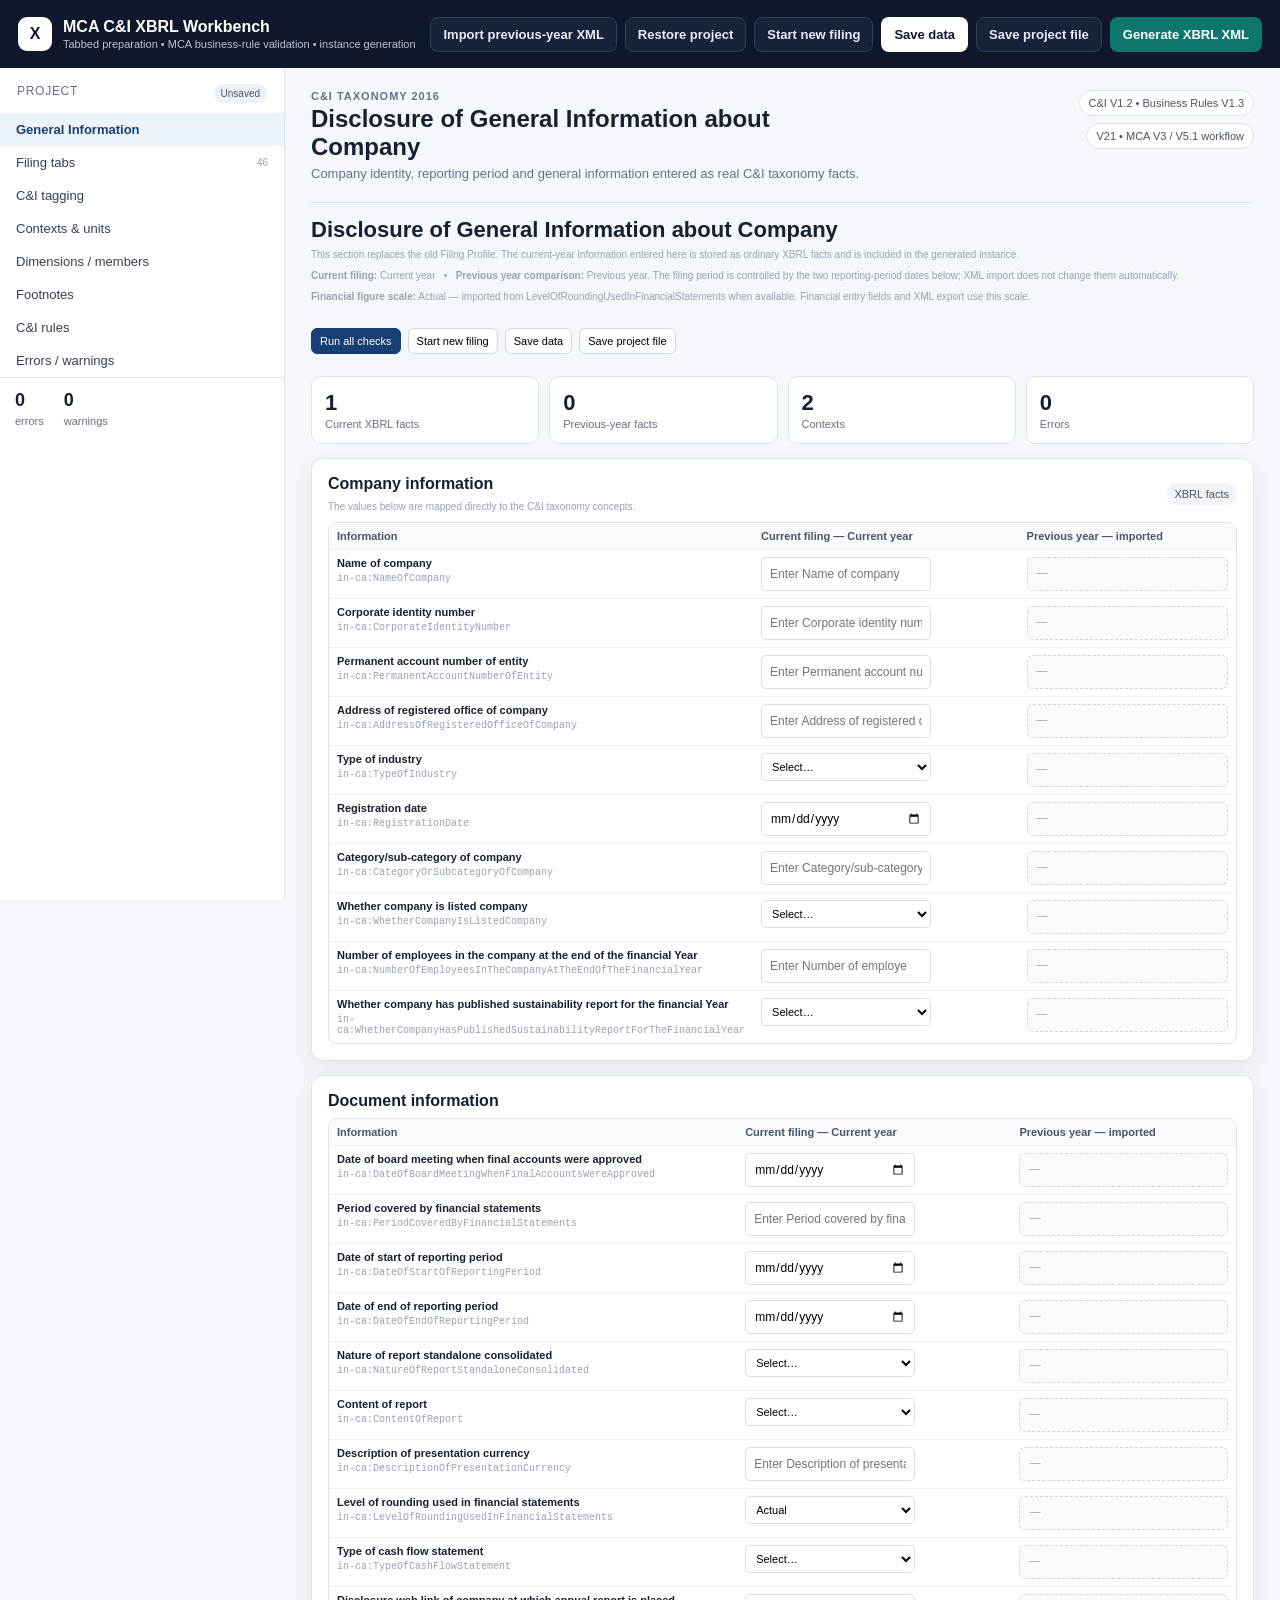
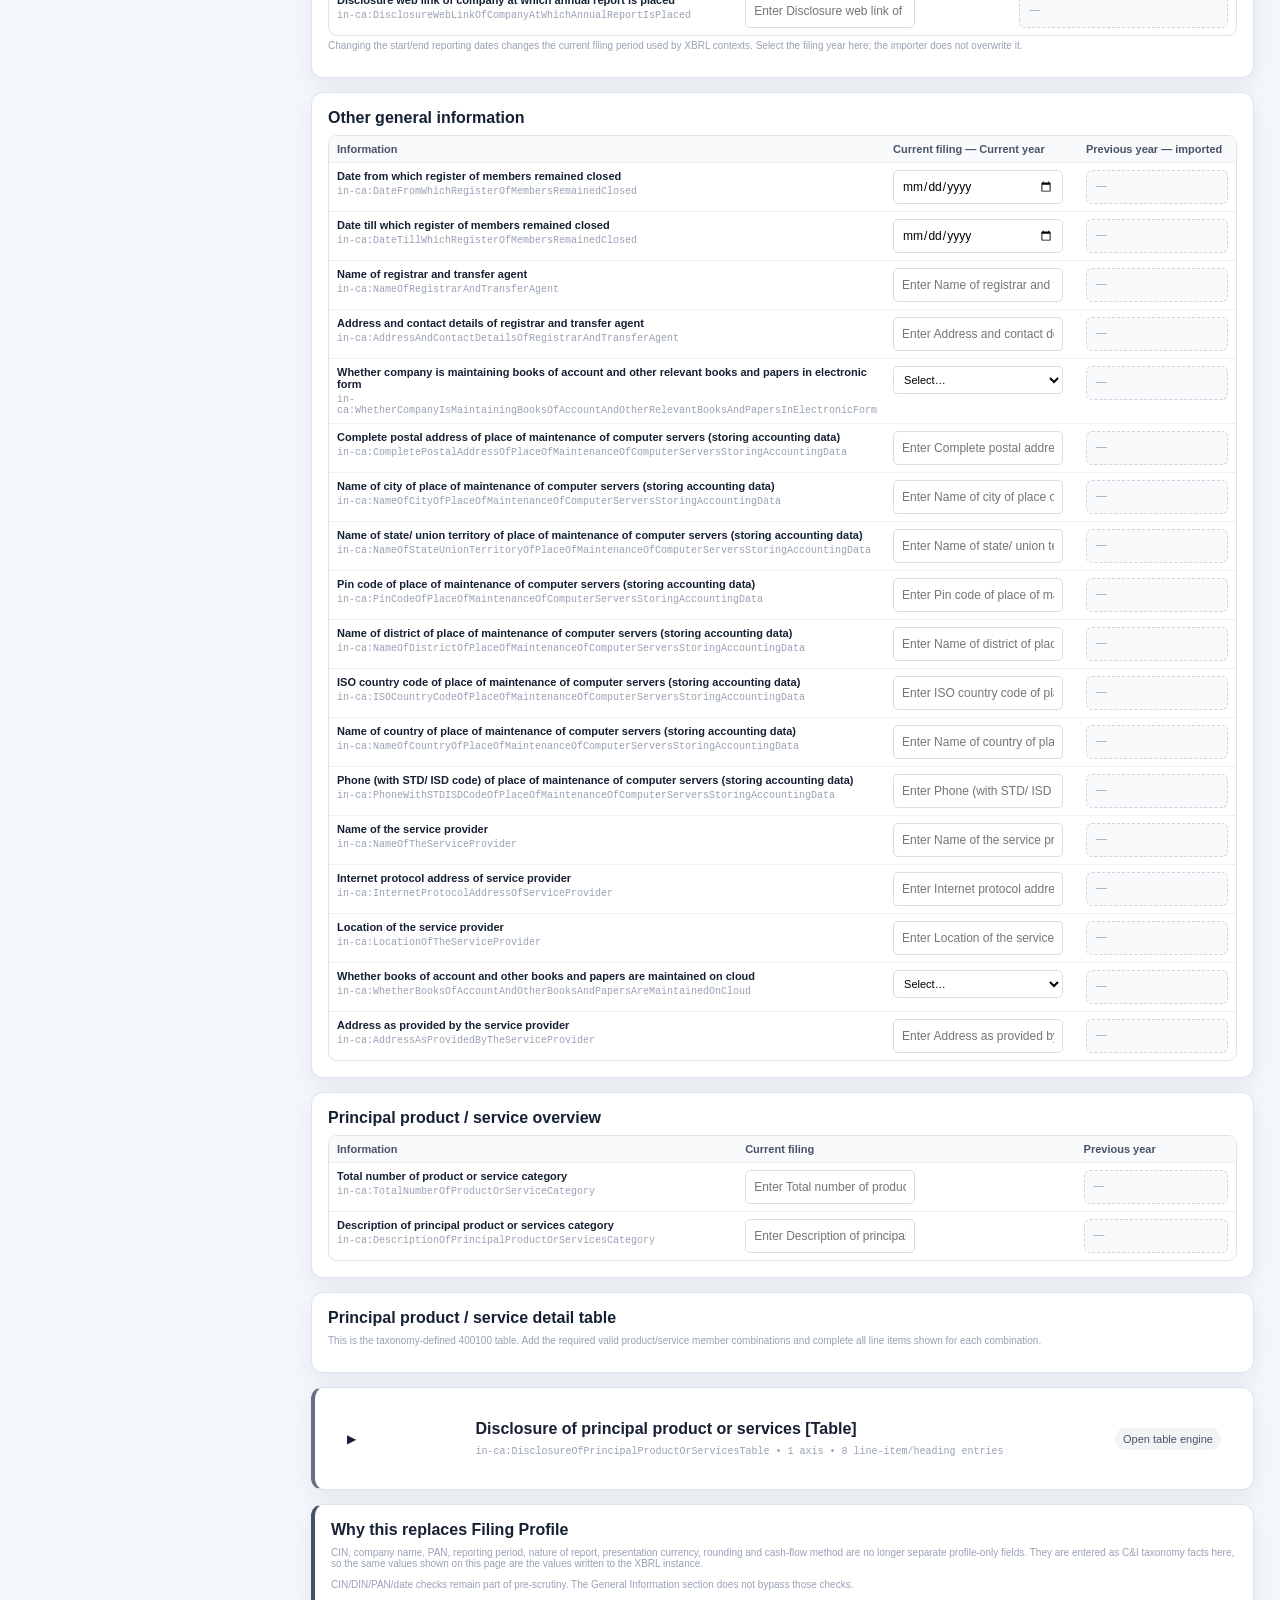
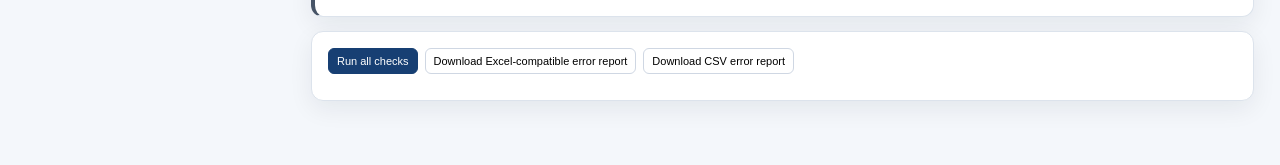
<file: index.html>
<!doctype html><html lang="en"><head><meta charset="utf-8"><meta name="viewport" content="width=device-width,initial-scale=1,viewport-fit=cover"><meta name="theme-color" content="#0f172a"><title>MCA C&I XBRL Workbench V21</title><meta name="application-version" content="21.0.0"><meta name="description" content="MCA C&I XBRL Workbench V21 — local-first XBRL preparation, dimensional tables and validation workbench"><link rel="stylesheet" href="styles.css"></head><body><div id="app"><header class="topbar"><div class="brand"><div class="brandmark">X</div><div><strong>MCA C&I XBRL Workbench</strong><small>Tabbed preparation • MCA business-rule validation • instance generation</small></div></div><div class="top-actions"><button class="btn secondary" id="importXmlBtn">Import previous-year XML</button><button class="btn secondary" id="restoreBtn">Restore project</button><button class="btn secondary" id="newFilingTopBtn">Start new filing</button><button class="btn primary" id="saveBtn" title="Save your current work in this browser">Save data</button><button class="btn secondary" id="saveProjectFileBtn" title="Download a portable project file you can restore later">Save project file</button><button class="btn accent" id="generateBtn">Generate XBRL XML</button><input id="xmlFile" type="file" accept=".xml,.xbrl" hidden><input id="projectFile" type="file" accept=".json" hidden></div></header><div class="workspace"><aside class="sidebar"><div class="side-head"><span>Project</span><span class="pill" id="saveState">Unsaved</span></div><nav id="nav"></nav><div class="side-foot"><div class="mini"><b id="errorCount">0</b><span>errors</span></div><div class="mini"><b id="warningCount">0</b><span>warnings</span></div></div></aside><main class="main"><section class="hero"><div><div class="eyebrow">C&I TAXONOMY 2016</div><h1 id="pageTitle">Disclosure of General Information about Company</h1><p id="pageDesc">Enter company/general-information facts; these values are written directly to the XBRL instance.</p></div><div class="hero-meta"><span>C&I V1.2 • Business Rules V1.3</span><span>MCA V3 / V5.1 workflow</span></div></section><div class="tabstrip" id="tabs"></div><section class="content" id="content"></section></main></div><div id="toast" class="toast"></div><div id="busyOverlay" class="busy-overlay" hidden><div class="busy-box"><div class="spinner"></div><h2 data-busy-title>Working…</h2><p data-busy-detail>Please wait while the filing is processed.</p><div class="busy-progress"><span></span></div><div class="busy-time" data-busy-time>Elapsed 0:00</div><div class="busy-note">The workbench is temporarily locked so the operation can finish safely.</div></div></div><div id="modal" class="modal" hidden></div></div><script src="app-bundled.js?v=21.0.0"></script></body></html>
</file>
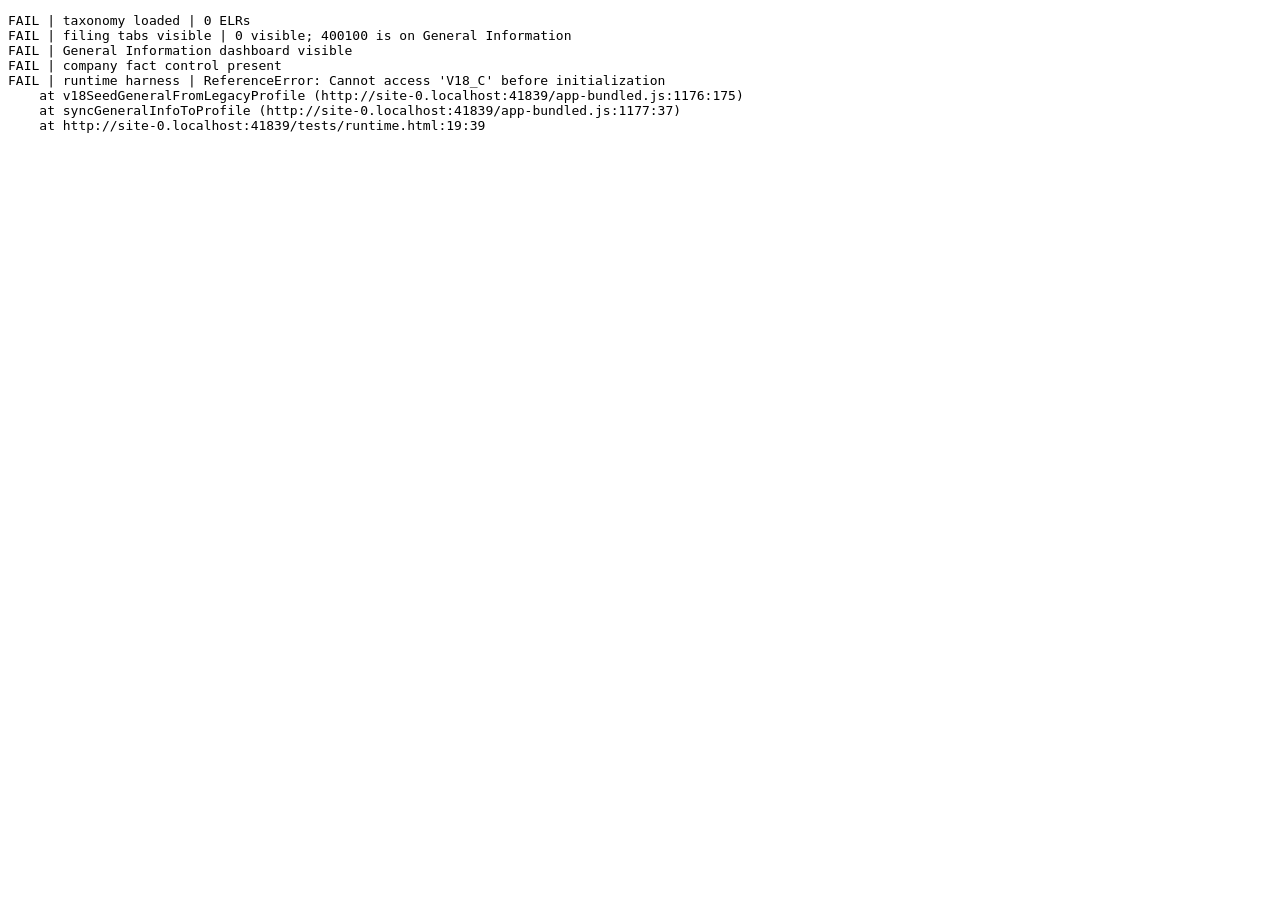
<file: tests/runtime.html>
<!doctype html>
<meta charset="utf-8">
<title>V18 browser runtime QA</title>
<pre id="qa">Starting…</pre>
<script>
(async()=>{
  const out=[]; const pass=(name,ok,extra='')=>out.push(`${ok?'PASS':'FAIL'} | ${name}${extra?' | '+extra:''}`);
  const sleep=ms=>new Promise(r=>setTimeout(r,ms));
  try{
    await sleep(800);
    const filingCount=state?.elrs?.length||0; pass('taxonomy loaded',filingCount===47,`${filingCount} ELRs`);
    document.querySelector('[data-nav="filing"]')?.click(); await sleep(50);
    const visible=[...document.querySelectorAll('[data-sec]')].filter(x=>!x.disabled).length; pass('filing tabs visible',visible===46,`${visible} visible; 400100 is on General Information`);
    document.querySelector('[data-nav="dashboard"]')?.click(); await sleep(80);
    pass('General Information dashboard visible',!!document.querySelector('.v18-general'));
    const company=document.querySelector('[data-general-fact="in-ca:NameOfCompany"]'); pass('company fact control present',!!company);
    if(company){company.value='QA TEST COMPANY';company.dispatchEvent(new Event('input',{bubbles:true}));await sleep(50);pass('general information writes an XBRL fact',state.values['in-ca:NameOfCompany']==='QA TEST COMPANY',state.values['in-ca:NameOfCompany']);}
    const seed={'in-ca:CorporateIdentityNumber':'U51900DL1992PTC197034','in-ca:NameOfCompany':'QA TEST COMPANY','in-ca:PermanentAccountNumberOfEntity':'AADCC3160B','in-ca:DateOfStartOfReportingPeriod':'2024-04-01','in-ca:DateOfEndOfReportingPeriod':'2025-03-31','in-ca:NatureOfReportStandaloneConsolidated':'Standalone','in-ca:DescriptionOfPresentationCurrency':'INR','in-ca:LevelOfRoundingUsedInFinancialStatements':'Actual','in-ca:TypeOfCashFlowStatement':'Indirect Method'};
    Object.assign(state.values,seed); syncGeneralInfoToProfile(); v18SyncPeriodCovered(); render(); await sleep(80);
    pass('internal profile is derived from General Information',state.profile.cin==='U51900DL1992PTC197034'&&state.profile.fyStart==='2024-04-01'&&state.profile.fyEnd==='2025-03-31');
    pass('current General Information fact reaches generator input',factsForGeneration('current').some(f=>f.concept==='in-ca:NameOfCompany'&&f.value==='QA TEST COMPANY'));
    document.querySelector('[data-nav="filing"]')?.click(); await sleep(50);
    const shareIdx=state.elrs.findIndex(e=>/Notes - Share capital/i.test(e.name));state.section=shareIdx;renderTabs();render();await sleep(100);
    const add=document.querySelector('[data-v15-add]');pass('Share Capital add-member button present',!!add);const before=add?Object.values(state.dimTables||{}).reduce((n,x)=>n+(Array.isArray(x)?x.length:0),0):0;add?.click();await sleep(50);const after=Object.values(state.dimTables||{}).reduce((n,x)=>n+(Array.isArray(x)?x.length:0),0);pass('Add member combination works',!!add&&after===before+1,`${before}→${after}`);
    document.querySelector('[data-nav="dashboard"]')?.click();await sleep(60);const t0=performance.now();let checkRes=null;try{checkRes=runChecks();pass('pre-scrutiny runs without runtime error',!!checkRes&&typeof checkRes.errors==='number',`${Math.round(performance.now()-t0)}ms`);}catch(e){pass('pre-scrutiny runs without runtime error',false,e.message);}
  }catch(e){pass('runtime harness',false,e?.stack||e?.message||String(e));}
  document.getElementById('qa').textContent=out.join('\n');
})();
</script>
<script src="../app-bundled.js"></script>
</file>
<file: styles.css>
:root{--bg:#f4f7fb;--line:#dce3ec;--text:#152033;--muted:#667085;--primary:#173f73;--accent:#0f766e;--danger:#b42318;--warn:#b54708;--ok:#067647;--shadow:0 8px 24px rgba(16,24,40,.07)}*{box-sizing:border-box}html,body,#app{margin:0;min-height:100%;font-family:-apple-system,BlinkMacSystemFont,"Segoe UI",Roboto,Arial,sans-serif;color:var(--text);background:var(--bg)}button,input,select,textarea{font:inherit}.topbar{min-height:68px;background:#0f172a;color:#fff;display:flex;align-items:center;justify-content:space-between;padding:0 18px;position:sticky;top:0;z-index:20}.brand{display:flex;align-items:center;gap:11px}.brandmark{width:34px;height:34px;border-radius:9px;background:#fff;color:#0f172a;display:grid;place-items:center;font-weight:800}.brand small{display:block;color:#b9c2d0;font-size:11px;margin-top:2px}.top-actions{display:flex;gap:8px}.btn{border:1px solid transparent;border-radius:8px;padding:9px 12px;cursor:pointer;font-weight:650;font-size:13px}.btn.primary{background:#fff;color:#0f172a}.btn.accent{background:#0f766e;color:#fff}.btn.secondary{background:#18233a;color:#e7edf6;border-color:#334155}.workspace{display:flex;min-height:calc(100vh - 68px)}.sidebar{width:285px;background:#fff;border-right:1px solid var(--line);position:sticky;top:68px;height:calc(100vh - 68px);overflow:auto}.side-head{padding:16px 17px 10px;display:flex;justify-content:space-between;font-size:12px;color:var(--muted);text-transform:uppercase;letter-spacing:.06em}.pill{background:#eef2f6;border-radius:999px;padding:4px 7px;font-size:10px;color:#475467;text-transform:none;letter-spacing:0}.nav-item{display:flex;align-items:center;gap:9px;width:100%;padding:9px 16px;border:0;background:transparent;text-align:left;color:#344054;cursor:pointer;font-size:13px}.nav-item:hover,.nav-item.active{background:#eef4fb;color:var(--primary);font-weight:700}.nav-item .num{margin-left:auto;color:#98a2b3;font-size:10px}.side-foot{position:sticky;bottom:0;background:#fff;border-top:1px solid var(--line);display:flex;padding:12px 15px;gap:20px}.mini b{display:block;font-size:18px}.mini span{font-size:11px;color:var(--muted)}.main{min-width:0;flex:1;padding:22px 26px 50px}.hero{display:flex;justify-content:space-between;gap:20px;align-items:flex-start;margin-bottom:14px}.eyebrow{font-size:11px;color:#667085;font-weight:750;letter-spacing:.09em}.hero h1{margin:3px 0 5px;font-size:24px}.hero p{margin:0;color:var(--muted);font-size:13px}.hero-meta{display:flex;gap:7px;flex-wrap:wrap;justify-content:flex-end}.hero-meta span{border:1px solid var(--line);background:#fff;border-radius:999px;padding:6px 9px;font-size:11px;color:#475467}.tabstrip{display:flex;gap:4px;overflow:auto;padding-bottom:7px;border-bottom:1px solid var(--line)}.tab{white-space:nowrap;border:1px solid transparent;background:transparent;border-radius:7px;padding:8px 11px;color:#667085;cursor:pointer;font-size:12px}.tab.active{background:#fff;border-color:var(--line);color:var(--primary);font-weight:750;box-shadow:0 2px 5px rgba(16,24,40,.04)}.content{margin-top:14px}.card{background:#fff;border:1px solid var(--line);border-radius:12px;box-shadow:var(--shadow);padding:16px;margin-bottom:14px}.card h2,.card h3{margin:0 0 10px}.card h2{font-size:16px}.card h3{font-size:14px}.grid{display:grid;gap:12px}.grid.cols2{grid-template-columns:repeat(2,minmax(0,1fr))}.grid.cols3{grid-template-columns:repeat(3,minmax(0,1fr))}.field label{display:block;font-size:11px;color:#475467;font-weight:700;margin-bottom:5px}.field input,.field select,.field textarea{width:100%;border:1px solid #cfd7e3;border-radius:7px;padding:8px 9px;background:#fff;color:var(--text);outline:none}.field input:focus,.field select:focus,.field textarea:focus{border-color:#7aa3d5;box-shadow:0 0 0 3px rgba(42,105,170,.1)}.hint{font-size:10px;color:#98a2b3;margin-top:4px}.toolbar{display:flex;gap:7px;align-items:center;flex-wrap:wrap;margin-bottom:10px}.toolbar .grow{flex:1}.search{border:1px solid #cfd7e3;border-radius:7px;padding:8px 10px;min-width:230px}.status{font-size:11px;padding:5px 8px;border-radius:999px;background:#f2f4f7;color:#475467}.status.ok{background:#ecfdf3;color:#067647}.status.bad{background:#fef3f2;color:#b42318}.status.warn{background:#fffaeb;color:#b54708}.table-wrap{overflow:auto;border:1px solid var(--line);border-radius:9px}.data-table{width:100%;border-collapse:collapse;min-width:720px}.data-table th,.data-table td{border-bottom:1px solid #edf0f4;padding:7px 8px;text-align:left;font-size:11px;vertical-align:top}.data-table th{background:#f8fafc;color:#475467;position:sticky;top:0;z-index:1}.data-table tr:last-child td{border-bottom:0}.data-table input,.data-table select{width:100%;border:1px solid #d6dde7;border-radius:5px;padding:6px;font-size:11px}.tree-label{font-weight:600}.muted{color:#98a2b3}.danger{color:var(--danger)}.warning{color:var(--warn)}.success{color:var(--ok)}.dashboard{display:grid;grid-template-columns:repeat(4,minmax(0,1fr));gap:10px;margin-bottom:12px}.metric{background:#fff;border:1px solid var(--line);border-radius:10px;padding:13px}.metric b{font-size:22px}.metric span{display:block;color:var(--muted);font-size:11px;margin-top:2px}.empty{padding:30px;text-align:center;color:var(--muted);font-size:12px}.rule{border:1px solid #e4e7ec;border-radius:8px;padding:9px;margin-bottom:7px;background:#fbfcfe}.rule b{font-size:11px}.rule p{white-space:pre-wrap;font-size:11px;color:#475467;margin:5px 0 0;line-height:1.45}.modal{position:fixed;inset:0;background:rgba(15,23,42,.42);z-index:50;display:grid;place-items:center;padding:18px}.modal[hidden]{display:none}.modal-box{background:#fff;border-radius:13px;width:min(900px,96vw);max-height:88vh;overflow:auto;box-shadow:0 20px 60px rgba(0,0,0,.2);padding:18px}.modal-head{display:flex;justify-content:space-between;align-items:center;margin-bottom:12px}.close{border:0;background:#f2f4f7;border-radius:7px;padding:6px 9px;cursor:pointer}.toast{position:fixed;right:18px;bottom:18px;background:#101828;color:#fff;padding:10px 13px;border-radius:8px;font-size:12px;box-shadow:0 10px 30px rgba(0,0,0,.18);transform:translateY(80px);opacity:0;transition:.2s;z-index:80}.toast.show{transform:none;opacity:1}.smallbtn{border:1px solid #cfd7e3;background:#fff;border-radius:6px;padding:6px 8px;cursor:pointer;font-size:11px}.smallbtn.primary{background:#173f73;color:#fff;border-color:#173f73}.tag{display:inline-block;background:#eef4fb;color:#17548d;border-radius:4px;padding:2px 5px;font-size:9px;margin:2px}.error-row{cursor:pointer}.error-row:hover{background:#fff8f6}.code{font-family:ui-monospace,SFMono-Regular,Menlo,monospace;font-size:10px}.footer-note{color:#98a2b3;font-size:10px;line-height:1.5;margin-top:12px}@media(max-width:1000px){.sidebar{width:220px}.grid.cols3{grid-template-columns:repeat(2,minmax(0,1fr))}.dashboard{grid-template-columns:repeat(2,minmax(0,1fr))}}@media(max-width:720px){.topbar{align-items:flex-start;padding:10px;gap:8px;flex-wrap:wrap}.top-actions{width:100%;overflow:auto}.workspace{display:block}.sidebar{position:static;width:100%;height:auto;border-right:0;border-bottom:1px solid var(--line)}#nav{display:flex;overflow:auto}.nav-item{width:auto;white-space:nowrap}.side-head,.side-foot{display:none}.main{padding:15px 10px 35px}.hero{display:block}.hero-meta{justify-content:flex-start;margin-top:10px}.grid.cols2,.grid.cols3{grid-template-columns:1fr}.dashboard{grid-template-columns:repeat(2,minmax(0,1fr))}.search{min-width:0;width:100%}}

/* Improved data-entry sizing and pre-scrutiny highlighting */
.data-table input.auto-grow{width:170px;min-width:170px;max-width:520px;transition:border-color .15s,box-shadow .15s;}
.data-table input.cell-invalid{border:2px solid var(--danger)!important;background:#fff6f5;box-shadow:0 0 0 2px rgba(180,35,24,.08);}
.data-table tr:has(input.cell-invalid) td{background:#fffafa;}
@media(max-width:720px){.data-table input.auto-grow{max-width:360px;min-width:150px;}}

/* Final usability improvements */
.compact-help{background:#f8fafc;border:1px solid #e7ebf0;border-radius:8px;padding:8px 10px}.help-card{background:linear-gradient(180deg,#fff,#fbfdff)}
.import-summary{display:grid;grid-template-columns:repeat(4,1fr);gap:8px;margin:12px 0}.import-summary>div{background:#f8fafc;border:1px solid #e4e7ec;border-radius:8px;padding:10px;text-align:center}.import-summary b{display:block;font-size:20px}.import-summary span{font-size:10px;color:var(--muted)}.diagnostic-list{font-family:ui-monospace,SFMono-Regular,Menlo,monospace;font-size:10px;line-height:1.55;background:#f8fafc;border:1px solid #e4e7ec;border-radius:7px;padding:10px;max-height:220px;overflow:auto}.simple-model{display:grid;gap:9px}.simple-model>div{border:1px solid #e4e7ec;border-radius:9px;padding:11px;background:#fbfcfe}.simple-model p{margin:5px 0 0;font-size:12px;line-height:1.5;color:#475467}.big-help{font-size:15px!important;line-height:1.6}.xml-example{white-space:pre-wrap;overflow:auto;background:#101828;color:#e7edf6;padding:12px;border-radius:8px;font-size:11px;line-height:1.5}.data-table input.auto-grow{min-width:150px;width:150px;max-width:520px;min-height:34px;font-size:12px;padding:7px 8px}.data-table input.prior-cell{background:#fafbfc}.data-table td{min-width:80px}.cell-invalid{position:relative}.cell-invalid:focus{box-shadow:0 0 0 3px rgba(180,35,24,.15)!important}.error-row{outline:0}.error-row td:first-child{border-left:3px solid transparent}.error-row:hover td:first-child{border-left-color:var(--danger)}
@media(max-width:720px){.import-summary{grid-template-columns:repeat(2,1fr)}.data-table input.auto-grow{min-width:140px;max-width:360px}.card{padding:12px}.hero h1{font-size:20px}}

/* V6 UI: non-overlapping rich-text editor and clear input controls */
.modal{background:rgba(15,23,42,.20);backdrop-filter:blur(2px);-webkit-backdrop-filter:blur(2px);padding:28px;overflow:auto;align-items:center;justify-items:center}
.modal-box{width:min(960px,86vw);max-height:82vh;overflow:auto;border:1px solid rgba(255,255,255,.7);padding:20px;box-sizing:border-box}
.modal-box .card{box-shadow:none}
.rich-toolbar{display:flex;flex-wrap:wrap;gap:6px;align-items:center;padding:8px;background:#f8fafc;border:1px solid #e4e7ec;border-radius:8px;margin-bottom:8px}
.rich-toolbar button{border:1px solid #cfd7e3;background:#fff;border-radius:6px;padding:6px 8px;cursor:pointer;font-size:11px;min-width:34px}
.rich-toolbar button:hover{background:#eef4fb;border-color:#a9bfd8}
.paste-mode{margin-left:auto;font-size:11px;color:#475467;display:flex;gap:5px;align-items:center}
.rich-editor{min-height:250px;max-height:46vh;overflow:auto;border:1px solid #bfc9d6;border-radius:8px;padding:13px;background:#fff;font-size:13px;line-height:1.55;outline:none}
.rich-editor:focus{border-color:#6e9bc8;box-shadow:0 0 0 3px rgba(42,105,170,.10)}
.rich-editor table,.editor-table{border-collapse:collapse;width:100%;margin:10px 0}
.rich-editor table td,.rich-editor table th,.editor-table td,.editor-table th{border:1px solid #98a2b3;padding:6px 8px;vertical-align:top;min-width:60px}
.rich-editor table th,.editor-table th{background:#f2f4f7}
.rich-help{font-size:10px;color:#667085;margin:7px 1px 0;line-height:1.45}
.modal-actions{display:flex;justify-content:flex-end;gap:7px;margin-top:14px;padding-top:10px;border-top:1px solid #edf0f4}
.rich-cell{min-width:190px;max-width:420px}
.rich-open{display:block;width:100%;min-height:38px;text-align:left;border:1px solid #d6dde7;background:#fff;border-radius:6px;padding:7px 9px;cursor:pointer;font-size:11px;line-height:1.35;white-space:normal;overflow:hidden}
.rich-open:hover{border-color:#8eabc9;background:#fbfdff}
.rich-open.cell-invalid{border:2px solid var(--danger)!important;background:#fff6f5}
.cell-invalid-wrap{border-radius:7px}
.fact-select{width:100%;min-width:150px;border:1px solid #d6dde7;border-radius:5px;padding:7px;font-size:11px;background:#fff}
.fact-select.cell-invalid{border:2px solid var(--danger)!important;background:#fff6f5}
.yesno-tag{background:#ecfdf3;color:#067647}
.check-summary{display:grid;grid-template-columns:repeat(3,minmax(0,1fr));gap:10px;margin:12px 0}
.check-summary>div{border:1px solid #e4e7ec;border-radius:10px;padding:16px;text-align:center;background:#fff}
.check-summary b{display:block;font-size:28px;line-height:1.1}
.check-summary span{display:block;margin-top:4px;font-size:11px;color:#667085}
.summary-error{background:#fff6f5!important;border-color:#f3b4ae!important}.summary-error b{color:#b42318}
.summary-warning{background:#fffbeb!important;border-color:#f4d58a!important}.summary-warning b{color:#b54708}
.summary-total{background:#f8fafc!important}
.link-badge{display:inline-block;margin-top:4px;padding:2px 6px;border-radius:999px;background:#f2f4f7;color:#475467;font-size:9px}
@media(max-width:720px){.modal{padding:12px}.modal-box{width:94vw;max-height:88vh;padding:13px}.rich-editor{max-height:50vh}.paste-mode{margin-left:0;width:100%}.check-summary{grid-template-columns:1fr}.rich-cell{max-width:none}.rich-toolbar{gap:4px}}

.data-table input:disabled,.data-table select:disabled,.rich-open:disabled{background:#f2f4f7!important;color:#98a2b3!important;cursor:not-allowed;opacity:.9}.data-table input.cell-invalid,.data-table select.cell-invalid,.rich-open.cell-invalid{border:2px solid var(--danger)!important;outline:2px solid rgba(180,35,24,.10)!important;outline-offset:-2px;background:#fff6f5!important}.linked-disabled{border-color:#d0d5dd!important}.cell-invalid-wrap{border:2px solid var(--danger);border-radius:7px;padding:2px;background:#fff6f5}


.dim-card .table-wrap{overflow:auto}.dim-table{min-width:980px}.dim-table select{min-width:170px}.dim-table input{min-width:130px}.dim-card{border-left:4px solid #64748b}.dim-card .hint{line-height:1.35}

/* V15 taxonomy-driven disclosure/table model */
.v15-model-intro{border-left:4px solid #475467}
.v15-table-card{border-left:4px solid #667085;margin-top:14px}
.v15-table-title{display:flex;justify-content:space-between;gap:12px;align-items:flex-start;flex-wrap:wrap}
.v15-table-title h2{margin:0 0 4px;font-size:17px}
.v15-table-help{margin:8px 0 12px;padding:9px 11px;background:#f8fafc;border:1px solid #e4e7ec;border-radius:8px}
.v15-table-instance{margin:12px 0;border:1px solid #d9dee7;box-shadow:none}
.v15-instance-head{display:flex;justify-content:space-between;gap:10px;align-items:flex-start;flex-wrap:wrap;padding-bottom:10px;border-bottom:1px solid #edf0f4}
.v15-instance-head h3{margin:0 0 3px;font-size:14px}
.v15-axis-grid{margin:12px 0}
.v15-axis-grid .field select{width:100%;min-width:190px}
.v15-line-table{min-width:880px}
.v15-line-table th:first-child{width:46%}
.v15-line-table td{vertical-align:top}
.v15-line-table .hint.code{margin-top:3px}
.v15-abstract{font-weight:600;color:#344054;line-height:1.45}
.v15-rich{width:100%;text-align:left}
.v15-optional-banner{display:flex;justify-content:space-between;align-items:center;gap:14px;flex-wrap:wrap;border-left:4px solid #667085}
.v15-empty{padding:20px;background:#fafbfc;border:1px dashed #cfd7e3;border-radius:8px}
@media(max-width:720px){.v15-line-table{min-width:760px}.v15-axis-grid .field select{min-width:150px}.v15-optional-banner{align-items:flex-start}}

.busy-overlay{position:fixed;inset:0;background:rgba(15,23,42,.68);z-index:100;display:grid;place-items:center;padding:18px;backdrop-filter:blur(2px)}.busy-overlay[hidden]{display:none}.busy-box{width:min(520px,94vw);background:#fff;border-radius:16px;padding:26px;box-shadow:0 24px 80px rgba(0,0,0,.28);text-align:center}.busy-box h2{margin:12px 0 6px;font-size:19px}.busy-box p{margin:0;color:#667085;font-size:12px}.spinner{width:38px;height:38px;border:4px solid #dce3ec;border-top-color:#173f73;border-radius:50%;margin:0 auto;animation:v17spin .85s linear infinite}.busy-progress{height:6px;background:#eef2f6;border-radius:999px;overflow:hidden;margin:18px 0 10px}.busy-progress span{display:block;width:40%;height:100%;background:#173f73;border-radius:999px;animation:v17progress 1.4s ease-in-out infinite}.busy-time{font-family:ui-monospace,SFMono-Regular,Menlo,monospace;font-size:11px;color:#475467}.busy-note{font-size:10px;color:#98a2b3;margin-top:8px}@keyframes v17spin{to{transform:rotate(360deg)}}@keyframes v17progress{0%{transform:translateX(-120%)}100%{transform:translateX(280%)}}body.busy-active{overflow:hidden}

/* V18 General Information dashboard */
.v18-general .dashboard-header{display:flex;justify-content:space-between;align-items:flex-start;gap:16px;flex-wrap:wrap;margin-bottom:12px}.v18-general .dashboard-header h1{margin:0 0 6px;font-size:22px}.v18-general .v18-general-table{min-width:900px}.v18-general .v18-general-table th,.v18-general .v18-general-table td{vertical-align:top}.v18-general .v18-prev-value{min-height:34px;padding:8px 9px;border:1px dashed #d0d5dd;border-radius:6px;background:#f8fafc;color:#98a2b3;font-size:11px;white-space:pre-wrap}.v18-general .v18-prev-value.has-value{border-style:solid;color:#344054;background:#f8fafc}.v18-profile-help{border-left:4px solid #475467}.v18-general .card h2{margin-bottom:8px}

/* V18.1 iPad / filing-table UI hardening */
.v18-general{display:block;min-width:0}
.v18-general > .card{width:100%;min-width:0}
.v18-general .v18-metrics{display:grid;grid-template-columns:repeat(4,minmax(0,1fr));gap:10px;margin-bottom:14px}
.v18-general .v18-metrics .metric{min-width:0}
.v18-general .v15-table-card{width:100%;min-width:0;overflow:hidden}
.v18-general .v15-table-instance{width:100%;min-width:0}
.v18-general .v15-axis-grid{grid-template-columns:repeat(2,minmax(0,1fr))}
.filing-tabbar{background:#fff;border:1px solid var(--line);border-radius:10px;padding:8px 10px;margin-bottom:10px}
.filing-tabbar-head{display:flex;align-items:center;gap:10px;flex-wrap:wrap;padding:2px 2px 7px}
.filing-tabbar-head b{font-size:12px;color:var(--primary)}
.filing-tabbar-scroll{display:flex;gap:4px;overflow-x:auto;overflow-y:hidden;padding-bottom:2px;scrollbar-width:thin}
.filing-tabbar-scroll .tab{flex:0 0 auto}
@media(max-width:1100px){.v18-general .v18-metrics{grid-template-columns:repeat(2,minmax(0,1fr))}.v18-general .v18-general-table{min-width:760px}}
@media(max-width:720px){.v18-general .v18-metrics{grid-template-columns:repeat(2,minmax(0,1fr))}.v18-general .v15-axis-grid{grid-template-columns:1fr}.filing-tabbar{padding:7px}.filing-tabbar-head{padding-bottom:6px}.filing-tabbar-scroll{margin-right:-3px}}
body.busy-active button,body.busy-active input,body.busy-active select,body.busy-active textarea{pointer-events:none}

/* V18.2 automatic-total transparency and touch-friendly source mapping */
.calc-source-wrap{overflow-x:auto;margin-top:12px;border:1px solid var(--line);border-radius:8px}
.calc-source-table{min-width:980px;margin:0}
.calc-source-table th,.calc-source-table td{vertical-align:top;white-space:nowrap}
.calc-source-table th:nth-child(2),.calc-source-table td:nth-child(2){white-space:normal;min-width:260px}
.calc-source-table input[type="checkbox"]{width:18px;height:18px}
.calc-weight{width:90px;padding:7px 8px;border:1px solid #cfd7e3;border-radius:6px}
.calc-total-value{font-size:16px;font-weight:700;margin-top:5px}
.calc-details .status{white-space:nowrap}
@media(max-width:720px){.calc-source-table{min-width:920px}.calc-weight{width:72px}}

/* V20 horizontal taxonomy table engine */
.v15-table-engine{scroll-margin-top:18px;transition:box-shadow .2s ease,border-color .2s ease}
.v15-table-engine > summary{list-style:none;cursor:pointer;display:flex;align-items:center;justify-content:space-between;gap:16px;padding:16px}
.v15-table-engine > summary::-webkit-details-marker{display:none}
.v15-table-engine > summary:before{content:'▶';font-size:12px;margin-right:8px}
.v15-table-engine[open] > summary:before{content:'▼'}
.v15-table-summary h2{margin:0 0 4px}
.v15-table-summary .status{white-space:nowrap}
.v15-table-toolbar{padding:0 16px 8px}
.v15-horizontal-wrap{overflow:auto;max-width:100%}
.v15-horizontal-table{min-width:max-content}
.v15-horizontal-table th,.v15-horizontal-table td{vertical-align:top}
.v15-horizontal-head{min-width:150px;text-align:center}
.v15-axis-head{min-width:190px;position:sticky;left:0}
.v15-horizontal-cell{min-width:150px}
.v15-horizontal-cell input,.v15-horizontal-cell select,.v15-axis-input{min-width:120px}
.v15-data-row > td:last-child{min-width:190px}
.v15-table-focus{box-shadow:0 0 0 3px rgba(37,99,235,.25)}

.v15-generated-axis .generated-axis-value{background:#f3f6fa;border:1px solid #d5dde8;border-radius:6px;padding:8px 10px;min-height:18px;font-family:ui-monospace,SFMono-Regular,Menlo,monospace;color:#334155}
.v15-generated-axis .hint{margin-top:4px}
.cashflow-inactive{border-left:4px solid #64748b}
</file>
